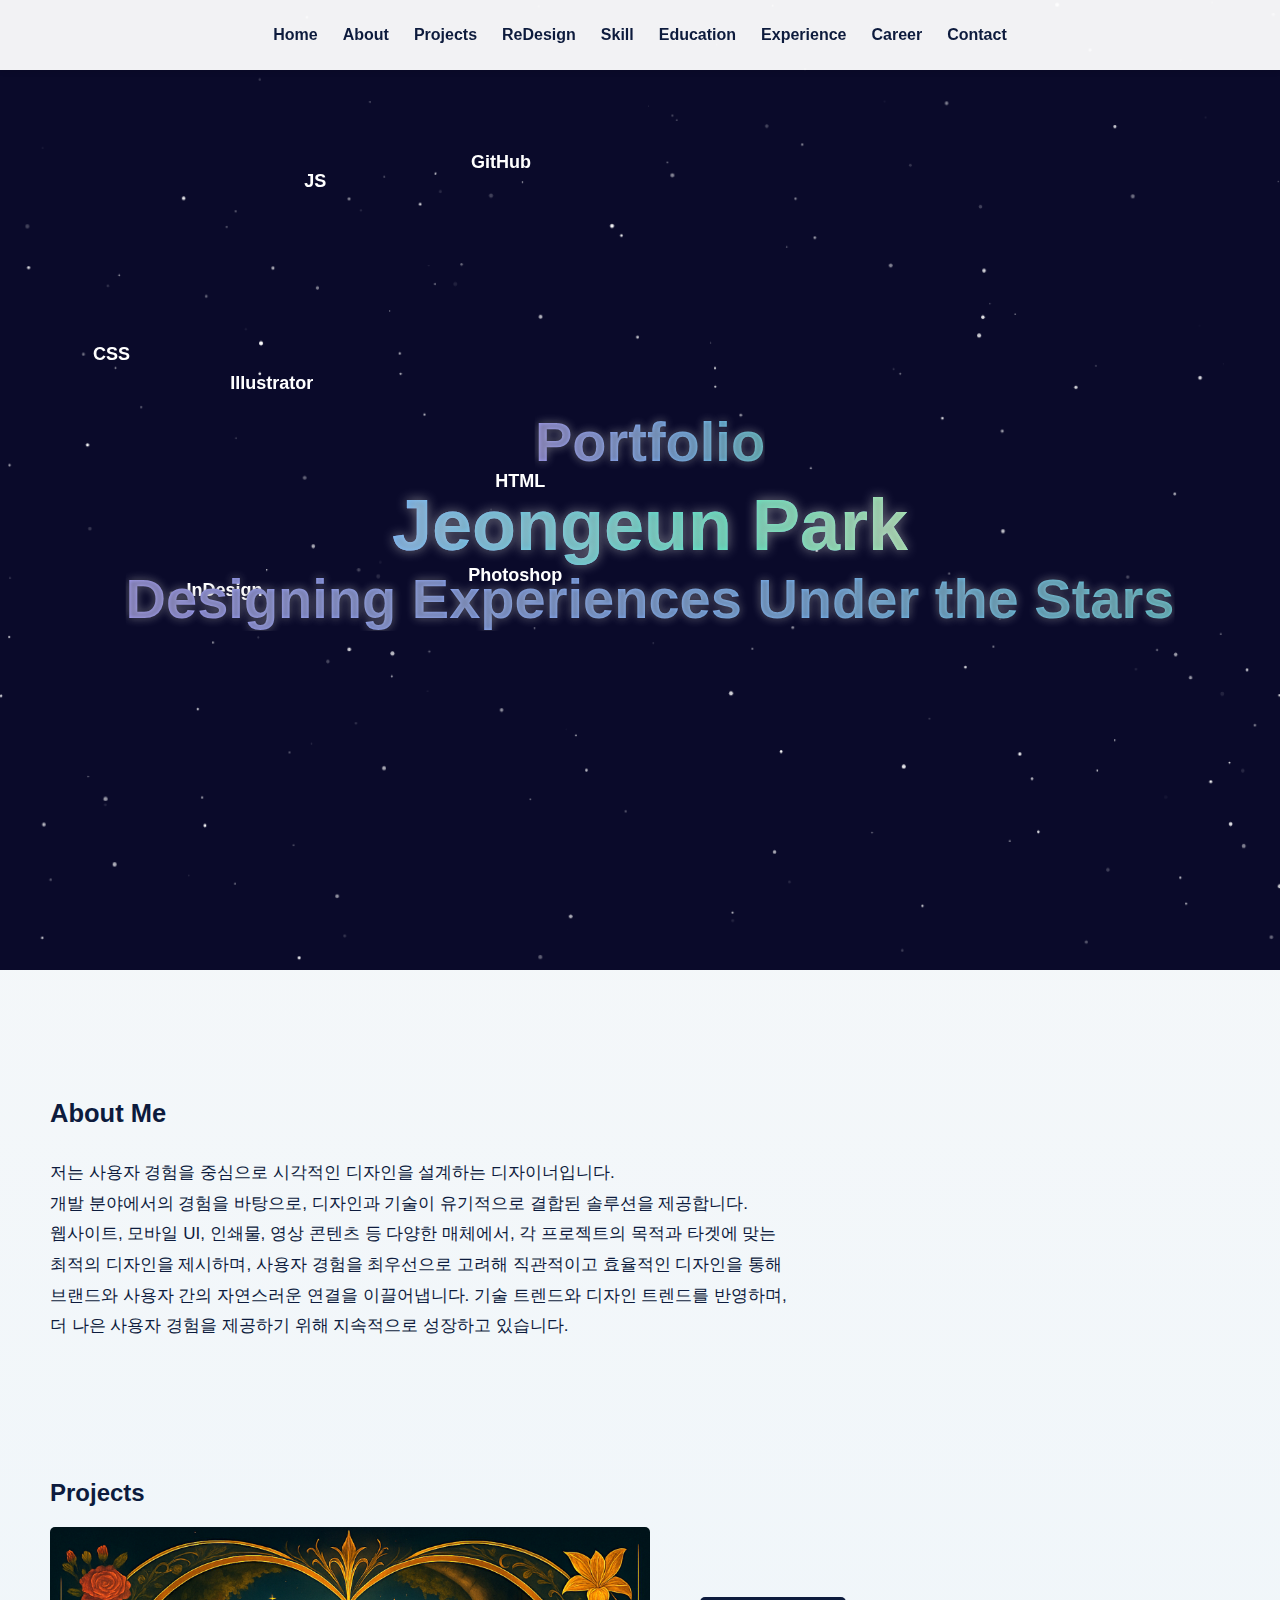
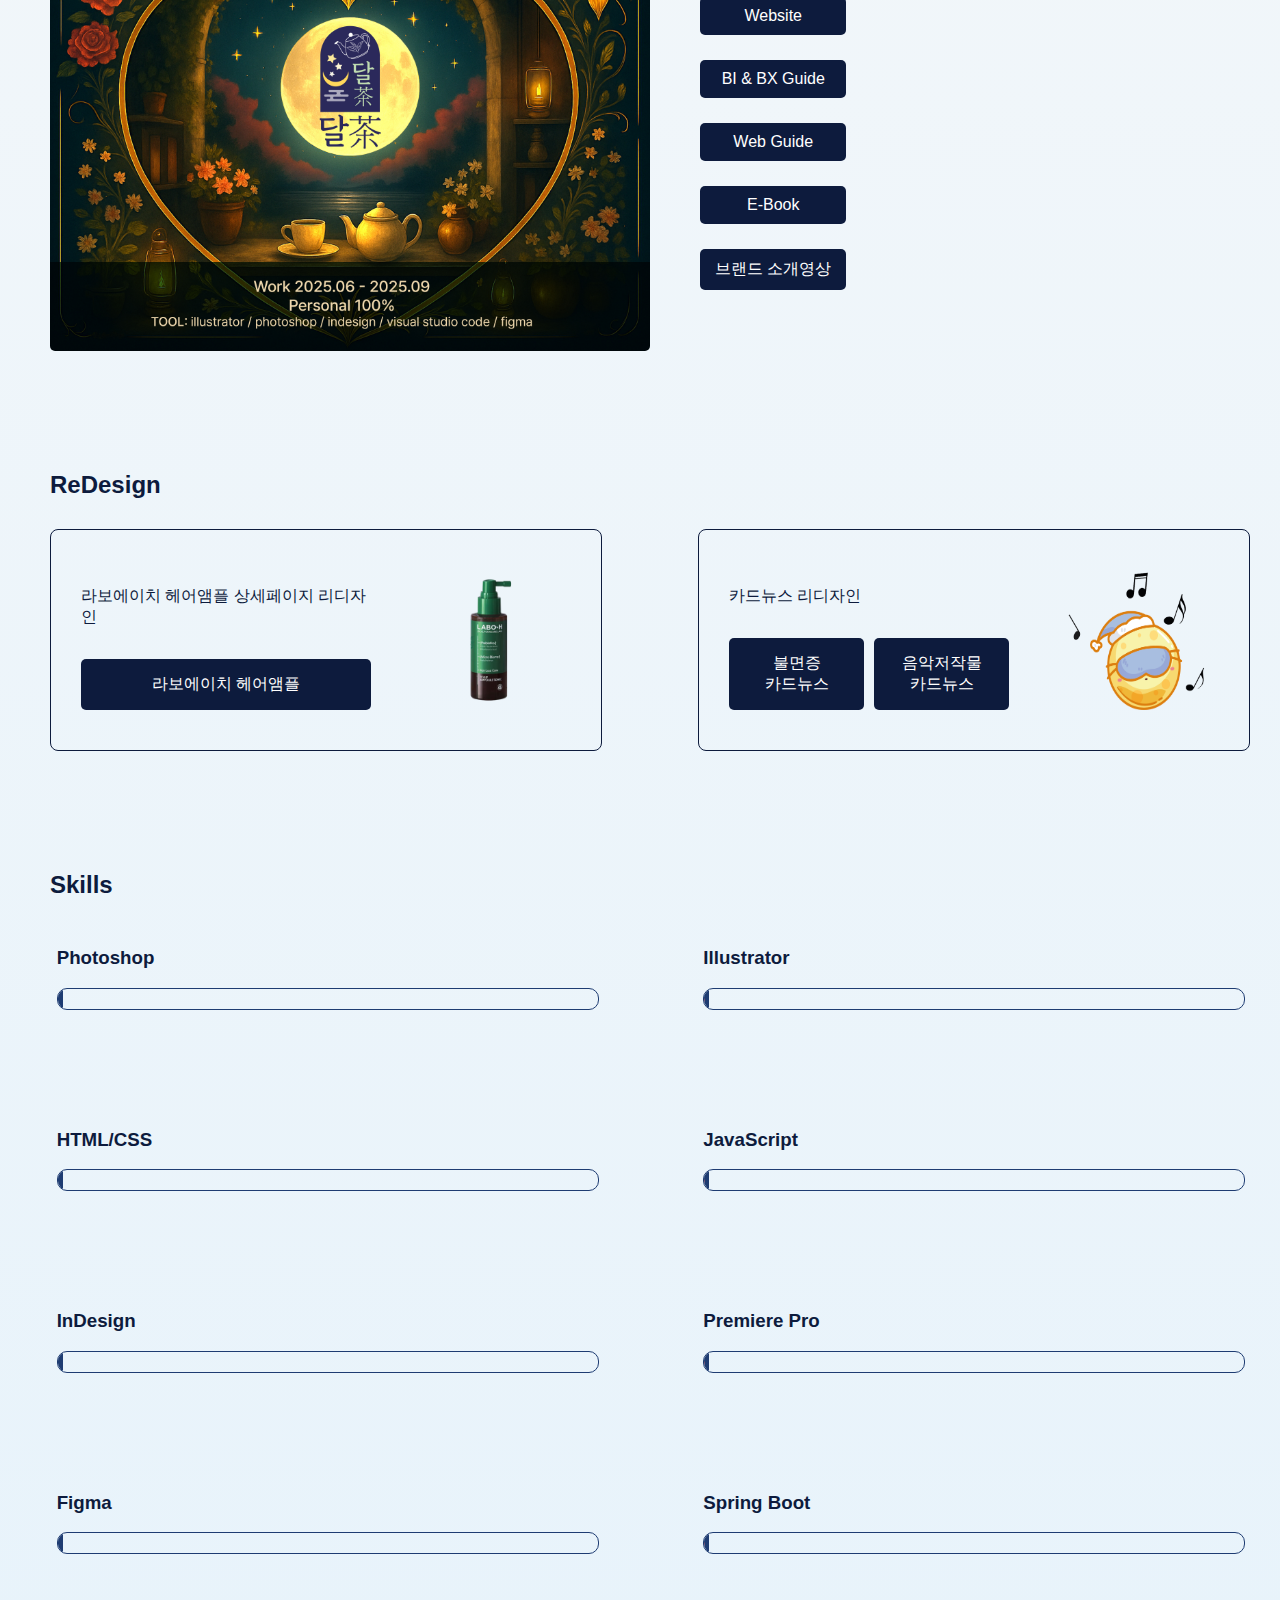
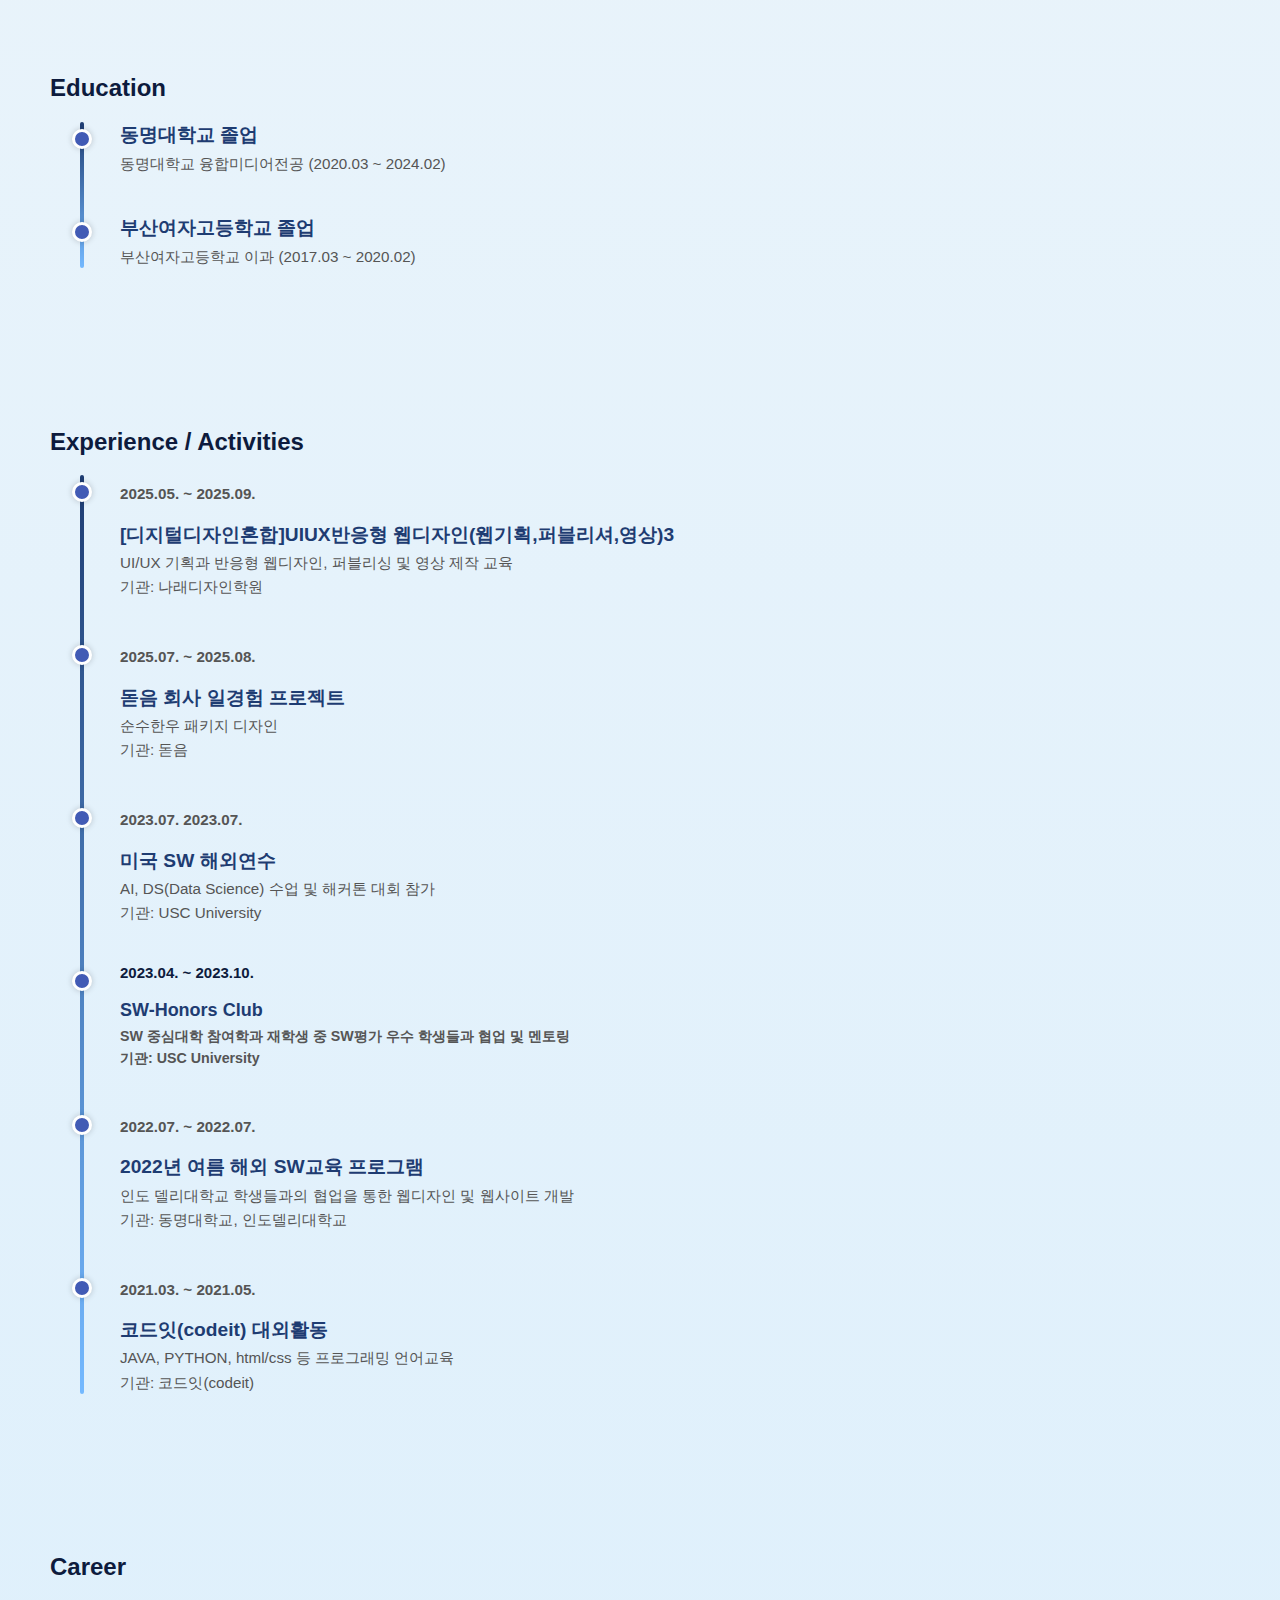
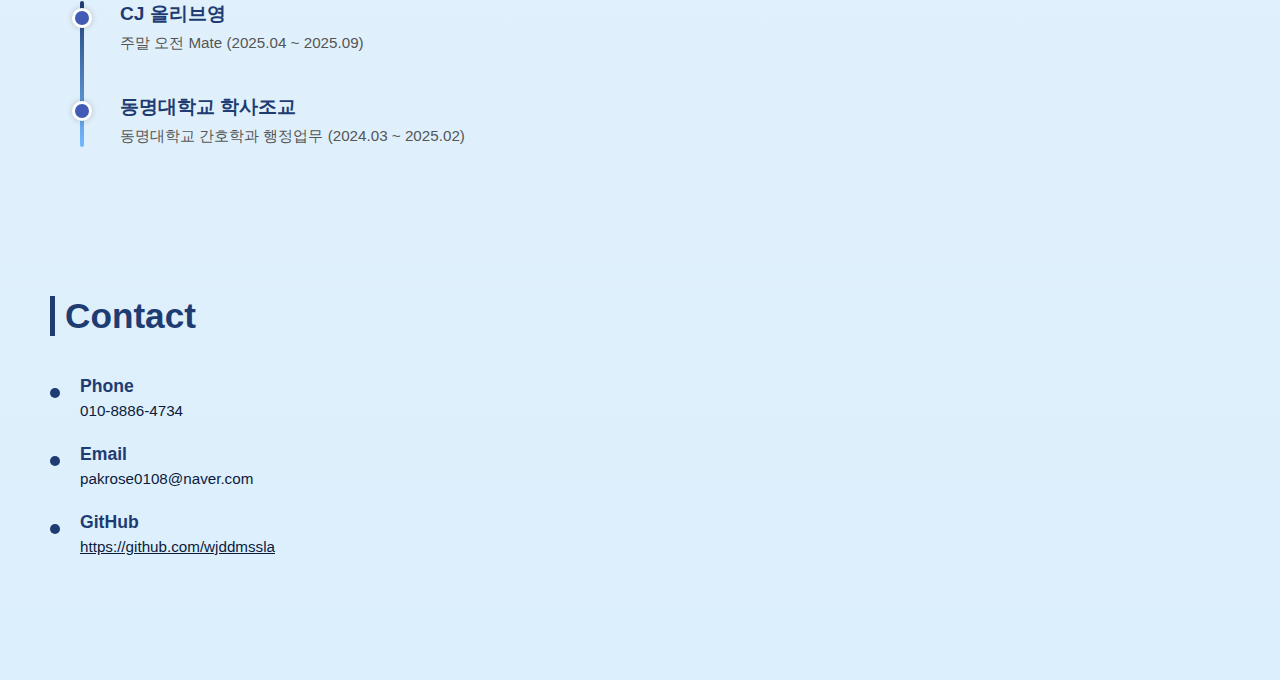
<file: index.html>
<!DOCTYPE html>
<html lang="ko">

<head>
  <meta charset="UTF-8">
  <meta name="viewport" content="width=1300px">
  <title>Portfolio</title>
  <link rel="stylesheet" href="css/style.css">
  <link rel="shortcut icon" href="image/star.jpg" type="image/x-icon">
</head>

<body>
  <div id="main-wrap">
    <!-- Header -->
    <header>
      <ul>
        <li><a href="#home">Home</a></li>
        <li><a href="#about">About</a></li>
        <li><a href="#projects">Projects</a></li>
        <li><a href="#cardnews">ReDesign</a></li>
        <li><a href="#skill">Skill</a></li>
        <li><a href="#education">Education</a></li>
        <li><a href="#experience">Experience</a></li>
        <li><a href="#career">Career</a></li>
        <li><a href="#contact">Contact</a></li>
      </ul>
    </header>

    <!-- Home / Main Banner -->
    <section id="home">
      <!-- 별 배경 캔버스 -->
      <canvas id="star-canvas"></canvas>

      <div class="home-banner">
        <div class="home-content">
          <h4 class="main-text">Portfolio</h4>
          <h1 class="main-text">
            <span class="highlight-name">Jeongeun Park</span><br>
            Designing Experiences Under the Stars
          </h1>
        </div>

        <!-- Float items -->
        <div class="float-container">
          <div class="float-item">Photoshop</div>
          <div class="float-item">Illustrator</div>
          <div class="float-item">HTML</div>
          <div class="float-item">CSS</div>
          <div class="float-item">JS</div>
          <div class="float-item">InDesign</div>
          <div class="float-item">GitHub</div>
        </div>
      </div>

    </section>

    <!-- About -->
    <section id="about">
      <div class="container">
        <div class="content">
          <div class="text">
            <h2>About Me</h2>
            <p>
              저는 사용자 경험을 중심으로 시각적인 디자인을 설계하는 디자이너입니다. <br>
              개발 분야에서의 경험을 바탕으로, 디자인과 기술이 유기적으로 결합된 솔루션을 제공합니다. <br>
              웹사이트, 모바일 UI, 인쇄물, 영상 콘텐츠 등 다양한 매체에서, 각 프로젝트의 목적과 타겟에 맞는 <br> 최적의 디자인을 제시하며,
              사용자 경험을 최우선으로 고려해 직관적이고 효율적인 디자인을 통해 <br> 브랜드와 사용자 간의 자연스러운 연결을 이끌어냅니다.
              기술 트렌드와 디자인 트렌드를 반영하며, <br> 더 나은 사용자 경험을 제공하기 위해 지속적으로 성장하고 있습니다.
            </p>
          </div>
        </div>
      </div>
    </section>

    <!-- Projects -->
    <section id="projects">
      <div class="container">
        <h2>Projects</h2>
        <div class="project">
          <img src="image/cover.jpg" alt="brand logo" class="project-img">
          <div class="project-links">
            <a href="https://wjddmssla.github.io/web-design/" target="_blank">Website</a>
            <a href="https://wjddmssla.github.io/guide_page/" target="_blank">BI & BX Guide</a>
            <a href="https://wjddmssla.github.io/web-guide/" target="_blank">Web Guide</a>
            <a href="https://wjddmssla.github.io/website-Ebook/" target="_blank">E-Book</a>
            <a href="video.html" target="_blank">브랜드 소개영상</a>
          </div>
        </div>
      </div>
    </section>

    <!-- Card News / 상세페이지 -->
    <section id="cardnews">
      <div class="container">
        <h2>ReDesign</h2>
        <div class="card-wrapper">
          <div class="card">
            <div class="card-content">
              <p>라보에이치 헤어앰플 상세페이지 리디자인</p>
              <div class="card-buttons">
                <a href="page-redesign.html" target="_blank">라보에이치 헤어앰플</a>
              </div>
            </div>
            <img src="image/ample.png" alt="Detail Page" class="card-img">
          </div>
          <div class="card">
            <div class="card-content">
              <p>카드뉴스 리디자인</p>
              <div class="card-buttons">
                <a href="https://wjddmssla.github.io/cardNews/" target="_blank">불면증<br>카드뉴스</a>
                <a href="https://wjddmssla.github.io/cardNews2/" target="_blank">음악저작물<br>카드뉴스</a>
              </div>
            </div>
            <img src="image/sleep.png" alt="Card News" class="card-img2">
          </div>
        </div>
      </div>
    </section>

    <!-- Skills -->
    <section id="skill">
      <div class="container">
        <h2>Skills</h2>
        <div class="skills-wrapper">
          <div class="skill">
            <h3>Photoshop</h3>
            <div class="skill-bar">
              <div class="skill-fill" data-percent="90"><span>0%</span></div>
            </div>
          </div>
          <div class="skill">
            <h3>Illustrator</h3>
            <div class="skill-bar">
              <div class="skill-fill" data-percent="85"><span>0%</span></div>
            </div>
          </div>
          <div class="skill">
            <h3>HTML/CSS</h3>
            <div class="skill-bar">
              <div class="skill-fill" data-percent="95"><span>0%</span></div>
            </div>
          </div>
          <div class="skill">
            <h3>JavaScript</h3>
            <div class="skill-bar">
              <div class="skill-fill" data-percent="80"><span>0%</span></div>
            </div>
          </div>
          <div class="skill">
            <h3>InDesign</h3>
            <div class="skill-bar">
              <div class="skill-fill" data-percent="75"><span>0%</span></div>
            </div>
          </div>
          <div class="skill">
            <h3>Premiere Pro</h3>
            <div class="skill-bar">
              <div class="skill-fill" data-percent="70"><span>0%</span></div>
            </div>
          </div>
          <div class="skill">
            <h3>Figma</h3>
            <div class="skill-bar">
              <div class="skill-fill" data-percent="65"><span>0%</span></div>
            </div>
          </div>
          <div class="skill">
            <h3>Spring Boot</h3>
            <div class="skill-bar">
              <div class="skill-fill" data-percent="85"><span>0%</span></div>
            </div>
          </div>
        </div>
      </div>
    </section>

    <!-- Education / Experience / Career (원본 그대로) -->
    <!-- Education / Experience / Career 기존 구조 그대로 두고, timeline-item에 side 클래스 추가 -->
    <section id="education">
      <div class="container">
        <h2>Education</h2>
        <div class="timeline timeline-left-right">
          <div class="timeline-item side-left">
            <h3>동명대학교 졸업</h3>
            <p>동명대학교 융합미디어전공 (2020.03 ~ 2024.02)</p>
          </div>
          <div class="timeline-item side-right">
            <h3>부산여자고등학교 졸업</h3>
            <p>부산여자고등학교 이과 (2017.03 ~ 2020.02)</p>
          </div>
        </div>
      </div>
    </section>

    <section id="experience">
      <div class="container">
        <h2>Experience / Activities</h2>
        <div class="timeline timeline-left-right">
          <div class="timeline-item side-left">
            <p class="date">2025.05. ~ 2025.09.</p>
            <h3>[디지털디자인혼합]UIUX반응형 웹디자인(웹기획,퍼블리셔,영상)3</h3>
            <p>UI/UX 기획과 반응형 웹디자인, 퍼블리싱 및 영상 제작 교육</p>
            <p>기관: 나래디자인학원</p>
          </div>
          <div class="timeline-item side-right">
            <p class="date">2025.07. ~ 2025.08. </p>
            <h3>돋음 회사 일경험 프로젝트</h3>
            <p>순수한우 패키지 디자인</p>
            <p>기관: 돋음</p>
          </div>
          <div class="timeline-item side-left">
            <p class="date">2023.07. 2023.07.</p>
            <h3>미국 SW 해외연수</h3>
            <p>AI, DS(Data Science) 수업 및 해커톤 대회 참가</p>
            <p>기관: USC University</p>
          </div>
          <div class="timeline-item side-right">
            <pp class="date">2023.04. ~ 2023.10.</p>
            <h3> SW-Honors Club</h3>
            <p>SW 중심대학 참여학과 재학생 중 SW평가 우수 학생들과 협업 및 멘토링</p>
            <p>기관: USC University</p>
          </div>
          <div class="timeline-item side-left">
            <p class="date">2022.07. ~ 2022.07.</p>
            <h3>2022년 여름 해외 SW교육 프로그램</h3>
            <p>인도 델리대학교 학생들과의 협업을 통한 웹디자인 및 웹사이트 개발</p>
            <p>기관: 동명대학교, 인도델리대학교</p>
          </div>
          <div class="timeline-item side-right">
            <p class="date">2021.03. ~ 2021.05.</p>
            <h3>코드잇(codeit) 대외활동</h3>
            <p>JAVA, PYTHON, html/css 등 프로그래밍 언어교육</p>
            <p>기관: 코드잇(codeit)</p>
          </div>
        </div>
      </div>
    </section>

    <section id="career">
      <div class="container">
        <h2>Career</h2>
        <div class="timeline timeline-left-right">
          <div class="timeline-item side-left">
            <h3>CJ 올리브영</h3>
            <p>주말 오전 Mate (2025.04 ~ 2025.09)</p>
          </div>
          <div class="timeline-item side-right">
            <h3>동명대학교 학사조교</h3>
            <p>동명대학교 간호학과 행정업무 (2024.03 ~ 2025.02)</p>
          </div>
        </div>
      </div>
    </section>


    <!-- Contact -->
    <section id="contact">
      <div class="container">
        <h2>Contact</h2>
        <div class="contact-item">
          <h3>Phone</h3>
          <p>010-8886-4734</p>
        </div>
        <div class="contact-item">
          <h3>Email</h3>
          <p>pakrose0108@naver.com</p>
        </div>
        <div class="contact-item">
          <h3>GitHub</h3>
          <p><a href="https://github.com/wjddmssla" target="_blank">https://github.com/wjddmssla</a></p>
        </div>
      </div>
    </section>
  </div>



  <script src="js/script.js"></script>
</body>

</html>
</file>
<file: css/style.css>
/* --- 전체 --- */
body,
html {
  margin: 0;
  font-family: 'Arial', sans-serif;
  color: #0d1b3d;
  background: linear-gradient(to bottom, #f9f9f9, #dceffc);
}

a {
  color: #0d1b3d;
  text-decoration: none;
}

a:hover {
  opacity: 0.8;
}

.container {
  max-width: 1200px;
  margin: 0 auto;
  padding: 0 20px;
}

#main-wrap {
  min-width: 1300px;
}

/* --- Header --- */
header {
  position: fixed;
  width: 100%;
  top: 0;
  background: rgba(255, 255, 255, 0.95);
  box-shadow: 0 2px 5px rgba(0, 0, 0, 0.1);
  z-index: 1000;
  height: 70px;
}

header ul {
  width: 1200px;
  display: flex;
  justify-content: center;
  gap: 25px;
  list-style: none;
  margin: 0 auto;
  padding: 0;
  height: 70px;
  align-items: center;
}

header li {
  font-weight: bold;
}

/* --- Home / Main Banner --- */
#home {
  position: relative;
  min-height: 100vh;
  display: flex;
  justify-content: center;
  align-items: center;
  text-align: center;
  overflow: hidden;
  padding-top: 70px;
  background: #0a0a2a;
  color: #fff;
}

/* 별 캔버스 */
#star-canvas {
  position: absolute;
  top: 0;
  left: 0;
  width: 100%;
  height: 100%;
  z-index: 0;
}

/* 홈 텍스트 */
.home-banner {
  position: relative;
  width: 100%;
  height: 100vh;
}

.home-content {
  position: absolute;
  top: 50%;
  left: 50%;
  transform: translate(-50%, -50%);
  z-index: 2;
  display: flex;
  flex-direction: column;
  align-items: center;
  gap: 10px;
}

.home-content h4,
.home-content h1 {
  margin: 0; /* 기본 마진 제거 */
}

.main-text {
  display: inline-block;
  background: linear-gradient(
    90deg,
    #a29bfe,
    #74b9ff,
    #55efc4,
    #a29bfe
  );
  background-size: 200% auto; /* 색이 흐를 공간 */
  background-clip: text;
  -webkit-background-clip: text;
  color: transparent;
  -webkit-text-fill-color: transparent;
  animation: gradientFlow 4s linear infinite, fadeInText 2s ease forwards;
  font-size: 3.5rem;
  text-shadow: 
    0 0 4px rgba(0, 0, 0, 0.3), 
    0 0 10px rgba(255, 255, 255, 0.4);
  white-space: nowrap; 
  overflow: hidden;  
  text-overflow: ellipsis; 
}

.highlight-name {
  display: inline-block;
  background: linear-gradient(
    90deg,
    #74b9ff,
    #55efc4,
    #ffeaa7,
    #74b9ff
  );
  background-size: 200% auto;
  background-clip: text;
  -webkit-background-clip: text;
  color: transparent;
  -webkit-text-fill-color: transparent;
  animation: gradientFlow 4s linear infinite, fadeInText 2s ease forwards;
  font-size: 4.5rem;
  text-shadow: 
    0 0 6px rgba(0, 0, 0, 0.2), 
    0 0 12px rgba(255, 255, 255, 0.5);
}

/* 색상만 흐르는 애니메이션 */
@keyframes gradientFlow {
  0% { background-position: 0% 50%; }
  100% { background-position: 200% 50%; }
}

/* 등장 애니메이션 */
@keyframes fadeInText {
  0% { opacity: 0; transform: translateY(30px); }
  100% { opacity: 1; transform: translateY(0); }
}


.main-text:nth-child(1) {
  animation-delay: 0.5s;
}

.main-text:nth-child(2) {
  animation-delay: 1s;
}

@keyframes textFade {
  to {
    opacity: 1;
    transform: translateY(0);
  }
}

/* Float items */
.float-container {
  position: absolute;
  top: 0;
  left: 0;
  width: 100%;
  height: 100%;
  pointer-events: none;
  z-index: 1;
}

.float-item {
  position: absolute;
  font-size: 18px;
  font-weight: bold;
  color: #fff;
  animation: floatAnim 3s infinite ease-in-out alternate;
}



/* 세로 위아래만 움직이게 */
@keyframes floatAnim {
  0% {
    transform: translateY(0) rotate(0deg);
    opacity: 1;
  }
  50% {
    transform: translateY(-25px) rotate(10deg);
    opacity: 0.8;
  }
  100% {
    transform: translateY(0) rotate(0deg);
    opacity: 1;
  }
}

section {
  padding-top: 100px;
}

/* --- About --- */
#about .content {
  display: flex;
  flex-wrap: wrap;
  gap: 25px;
  align-items: center;
}

#about .text {
  flex: 1 1 100%;
  line-height: 1.8;
  font-size: 17px;
}

/* --- Projects --- */
#projects .project {
  display: flex;
  flex-wrap: wrap;
  gap: 30px;
  align-items: flex-start;
}

#projects .project-img {
  max-width: 600px;
  width: 100%;
  border-radius: 5px;
}

#projects .project-links {
  display: flex;
  flex-direction: column;
  gap: 25px;
  margin-left: 20px;
  margin-top: 70px;
}

#projects .project-links a {
  padding: 10px 15px;
  background: #0d1b3d;
  color: #fff;
  border-radius: 5px;
  text-align: center;
  transition: 0.3s;
}

#projects .project-links a:hover {
  background: #1e3c72;
}

/* --- Card News --- */
#cardnews .card-wrapper {
  display: flex;
  flex-wrap: wrap;
  justify-content: space-between; 
  gap: 50px;
  margin-top: 30px;
}

#cardnews .card {
  width: 530px;
  border: 1px solid #0d1b3d;
  border-radius: 8px;
  overflow: hidden;
  padding: 10px;
  display: flex;
}

#cardnews .card-content {
  flex: 1;
  padding: 20px;
  display: flex;
  flex-direction: column;
  justify-content: center;
  gap: 15px;
  
}

#cardnews .card-buttons {
  display: flex;
  justify-content: space-between;
  gap: 10px;
}

#cardnews .card-buttons a {
  flex: 1;
  padding: 15px 0;
  background: #0d1b3d;
  color: #fff;
  border-radius: 5px;
  text-align: center;
  transition: 0.3s;
}

#cardnews .card-buttons a:hover {
  background: #1e3c72;
}

#cardnews .card-img {
  width: 200px;
  object-fit: cover;
}

#cardnews .card-img2 {
  padding: 30px;
  width: 150px;
  height: auto;
}

/* --- Skills --- */
.skills-wrapper {
  display: flex;
  flex-wrap: wrap;
  justify-content: space-evenly; 
  gap: 100px;
  margin-top: 30px;
}

.skill {
  flex: 0 0 45%; /* 한 줄에 두 개씩 고정 */
}

.skill-bar {
  border: 1px solid #1e3c72;
  height: 20px;
  border-radius: 10px;
  width: 100%;
  overflow: hidden;
}

.skill-fill {
  height: 100%;
  width: 0;
  background: #1e3c72;
  display: flex;
  align-items: center;
  justify-content: flex-end;
  color: #fff;
  font-size: 12px;
  padding-right: 5px;
  transition: width 2s ease;
}

/* --- Timeline --- */
/* --- Timeline 전체 --- */
.timeline {
  position: relative;
  list-style: none;
  margin: 0;
  padding: 0;
  width: 100%;
}

/* 세로선 */
.timeline::before {
  content: '';
  position: absolute;
  top: 0;
  left: 30px; /* 선 위치 고정 */
  width: 4px;
  height: 100%;
  background: linear-gradient(to bottom, #1e3c72, #74b9ff);
  border-radius: 2px;
  z-index: 0;
}

/* 각 타임라인 항목 */
.timeline-item {
  position: relative; /* 원 위치 기준 */
  margin-bottom: 40px;
  padding-left: 70px; /* 내용 왼쪽 여백 */
}

/* 원 */
.timeline-item::before {
  content: '';
  position: absolute;
  top: 7px; /* 원의 세로 위치 조정 */
  left: 22.4px; /* 선과 동일 */
  width: 14px;
  height: 14px;
  background-color: #425BB5;
  border-radius: 50%;
  border: 3px solid #fff;
  box-shadow: 0 0 6px rgba(0,0,0,0.2);
  z-index: 1;
  transition: background-color 0.3s ease;
}

/* 호버 시 원 색상 변화 */
.timeline-item:hover::before {
  background-color: #74b9ff;
}

/* 항목 제목 */
.timeline-item h3 {
  font-size: 1.2em;
  color: #1e3c72;
  margin-bottom: 0.3em;
}

/* 항목 내용 */
.timeline-item p {
  font-size: 0.95em;
  color: #555;
  margin: 0.2em 0;
}


/* 호버 시 원 색상 변화 */
.timeline-item:hover::before {
  background-color: #74b9ff;
}

/* 내용 */

.date {
  padding-top: 10px;
  font-size: 15px;
  font-weight: bold;
}

.timeline-item h3 {
  font-size: 1.2em;
  color: #1e3c72;
  margin-bottom: 0.3em;
}

.timeline-item p {
  font-size: 0.95em;
  color: #555;
  margin: 0.2em 0;
}



/* --- Contact --- */
#contact {
  padding: 80px 0 100px;
}

#contact h2 {
  font-size: 2.2rem;
  color: #1e3c72;
  margin-bottom: 40px;
  border-left: 5px solid #1e3c72; /* 포인트 라인 */
  padding-left: 10px;
}

#contact .contact-item {
  margin-bottom: 25px;
  padding-left: 30px; /* 글자와 원 사이 여백 */
  position: relative;
}

#contact .contact-item::before {
  content: '';
  position: absolute;
  left: 0; /* 원 위치 */
  top: 12px;
  width: 10px;
  height: 10px;
  background: #1e3c72;
  border-radius: 50%;
}


#contact h3 {
  font-size: 1.1rem;
  color: #1e3c72;
  margin-bottom: 5px;
}

#contact p {
  font-size: 0.95rem;
  color: #0d1b3d;
  margin: 0;
}

#contact a {
  color: #0d1b3d;
  text-decoration: underline;
}

#contact a:hover {
  color: #74b9ff;
  text-decoration: underline;
}
</file>
